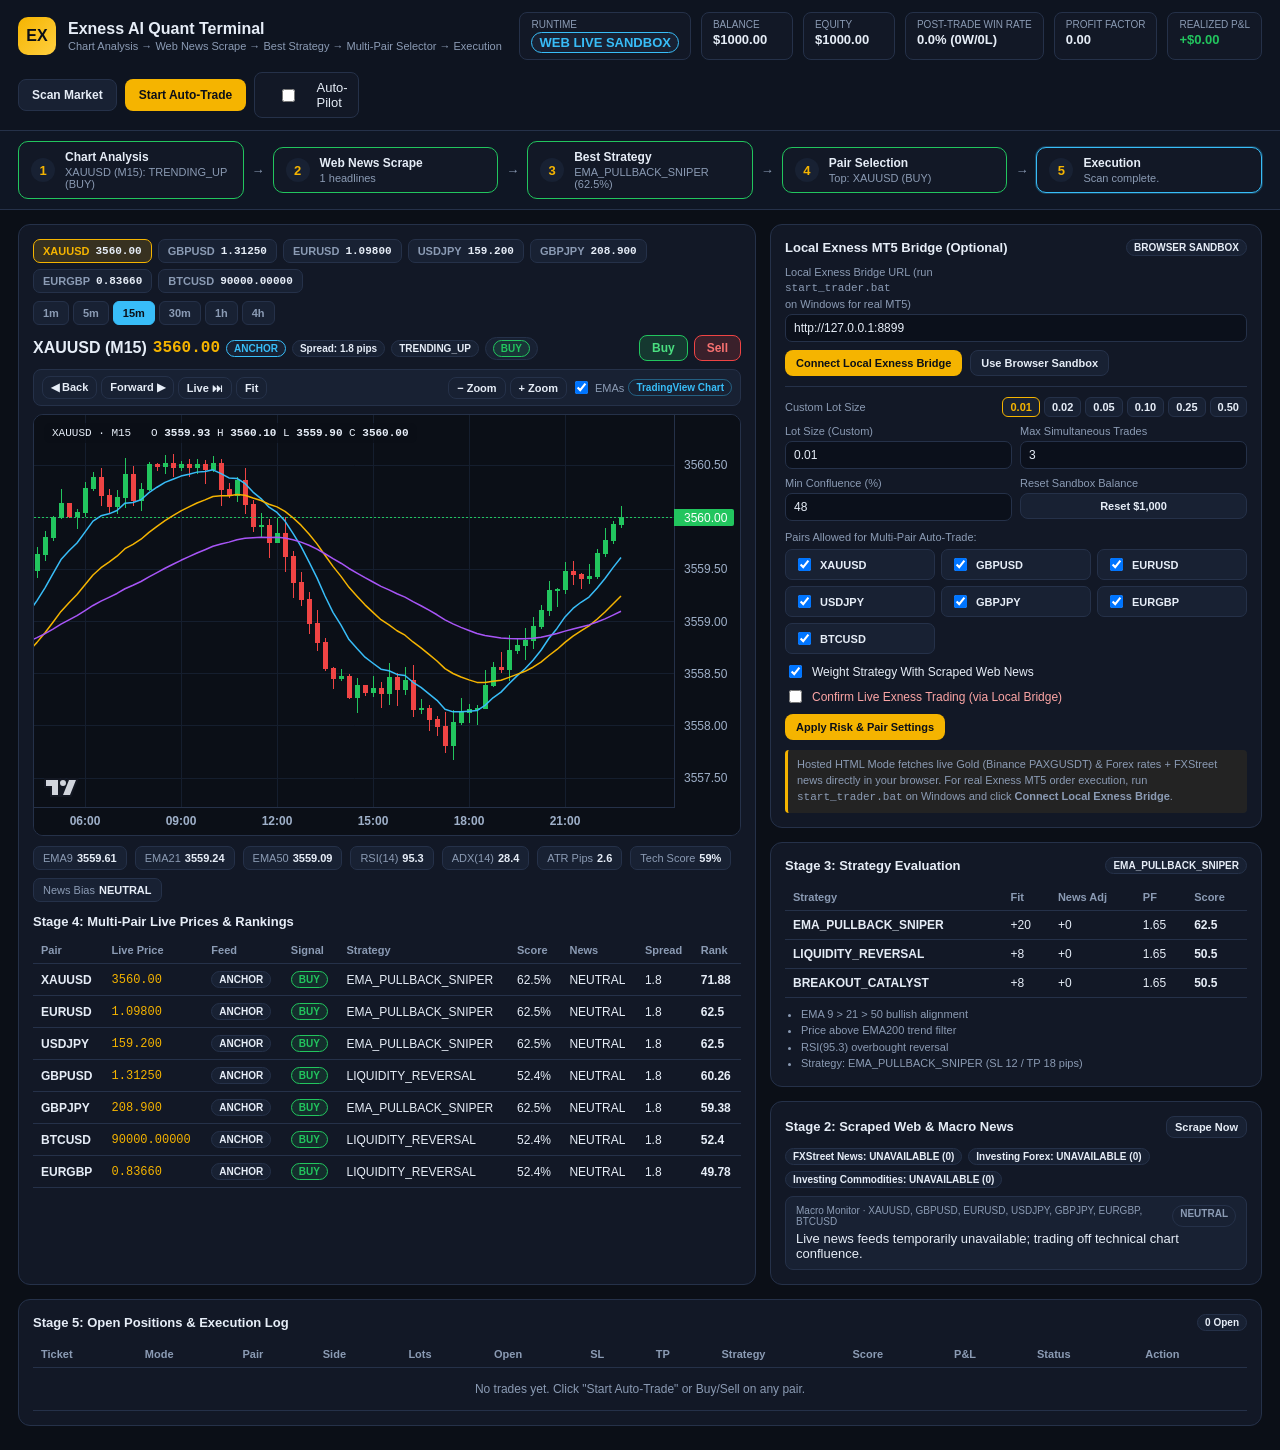
<file: index.html>
<!DOCTYPE html>
<html lang="en">
<head>
  <meta charset="UTF-8" />
  <meta name="viewport" content="width=device-width, initial-scale=1.0" />
  <title>Exness AI Quant Terminal — Gold & Forex Automated Trading</title>
  <link rel="stylesheet" href="frontend/styles.css" />
  <script src="frontend/vendor/lightweight-charts.js"></script>
</head>
<body>
  <header class="topbar">
    <div class="brand">
      <div class="brand-logo">EX</div>
      <div>
        <h1>Exness AI Quant Terminal</h1>
        <p class="subtitle">Chart Analysis → Web News Scrape → Best Strategy → Multi-Pair Selector → Execution</p>
      </div>
    </div>

    <div class="account-strip">
      <div class="stat-pill">
        <span class="label">Runtime</span>
        <strong id="hdr-mode" class="badge badge-paper">WEB LIVE</strong>
      </div>
      <div class="stat-pill">
        <span class="label">Balance</span>
        <strong id="hdr-balance">$1,000.00</strong>
      </div>
      <div class="stat-pill">
        <span class="label">Equity</span>
        <strong id="hdr-equity">$1,000.00</strong>
      </div>
      <div class="stat-pill">
        <span class="label">Post-Trade Win Rate</span>
        <strong id="hdr-winrate">0.0% (0W/0L)</strong>
      </div>
      <div class="stat-pill">
        <span class="label">Profit Factor</span>
        <strong id="hdr-pf">0.00</strong>
      </div>
      <div class="stat-pill">
        <span class="label">Realized P&amp;L</span>
        <strong id="hdr-pnl">$0.00</strong>
      </div>
    </div>

    <div class="actions-strip">
      <button id="btn-scan" class="btn btn-secondary">Scan Market</button>
      <button id="btn-run-exec" class="btn btn-primary">Start Auto-Trade</button>
      <label class="switch-wrap">
        <input type="checkbox" id="toggle-autopilot" />
        <span class="switch-label">Auto-Pilot</span>
      </label>
    </div>
  </header>

  <section class="pipeline-bar">
    <div class="stage-card" id="stage-1">
      <div class="stage-num">1</div>
      <div>
        <div class="stage-title">Chart Analysis</div>
        <div class="stage-meta" id="stage-1-meta">EMA · RSI · MACD · ADX</div>
      </div>
    </div>
    <div class="stage-arrow">→</div>
    <div class="stage-card" id="stage-2">
      <div class="stage-num">2</div>
      <div>
        <div class="stage-title">Web News Scrape</div>
        <div class="stage-meta" id="stage-2-meta">FXStreet · Macro Feeds</div>
      </div>
    </div>
    <div class="stage-arrow">→</div>
    <div class="stage-card" id="stage-3">
      <div class="stage-num">3</div>
      <div>
        <div class="stage-title">Best Strategy</div>
        <div class="stage-meta" id="stage-3-meta">Chart + News Confluence</div>
      </div>
    </div>
    <div class="stage-arrow">→</div>
    <div class="stage-card" id="stage-4">
      <div class="stage-num">4</div>
      <div>
        <div class="stage-title">Pair Selection</div>
        <div class="stage-meta" id="stage-4-meta">XAUUSD · GBPUSD · FX</div>
      </div>
    </div>
    <div class="stage-arrow">→</div>
    <div class="stage-card" id="stage-5">
      <div class="stage-num">5</div>
      <div>
        <div class="stage-title">Execution</div>
        <div class="stage-meta" id="stage-5-meta">Awaiting signal</div>
      </div>
    </div>
  </section>

  <div id="status-banner" class="status-banner hidden"></div>

  <main class="grid-layout">
    <section class="panel chart-panel">
      <div class="panel-header">
        <div class="pair-tabs" id="pair-tabs"></div>
        <div class="tf-controls">
          <button class="tf-btn" data-tf="M1">1m</button>
          <button class="tf-btn" data-tf="M5">5m</button>
          <button class="tf-btn active" data-tf="M15">15m</button>
          <button class="tf-btn" data-tf="M30">30m</button>
          <button class="tf-btn" data-tf="H1">1h</button>
          <button class="tf-btn" data-tf="H4">4h</button>
        </div>
      </div>

      <div class="chart-meta-row">
        <div class="chart-info-line">
          <span id="chart-symbol" class="chart-symbol">XAUUSD</span>
          <span id="chart-price" class="chart-price">--</span>
          <span id="chart-feed-src" class="chip badge-paper">LIVE</span>
          <span id="chart-spread" class="chip">Spread: --</span>
          <span id="chart-regime" class="chip">--</span>
          <span id="chart-bias" class="chip">--</span>
        </div>
        <div class="manual-exec">
          <button id="btn-manual-buy" class="btn btn-buy">Buy</button>
          <button id="btn-manual-sell" class="btn btn-sell">Sell</button>
        </div>
      </div>

      <div class="chart-nav-bar">
        <div class="nav-group">
          <button id="btn-pan-back" class="btn btn-secondary btn-xs">◀ Back</button>
          <button id="btn-pan-fwd" class="btn btn-secondary btn-xs">Forward ▶</button>
          <button id="btn-pan-live" class="btn btn-secondary btn-xs">Live ⏭</button>
          <button id="btn-fit-all" class="btn btn-secondary btn-xs">Fit</button>
        </div>
        <div class="nav-group">
          <button id="btn-zoom-out" class="btn btn-secondary btn-xs">− Zoom</button>
          <button id="btn-zoom-in" class="btn btn-secondary btn-xs">+ Zoom</button>
          <label class="chk-inline"><input type="checkbox" id="chk-emas" checked /> EMAs</label>
          <span class="tv-badge">TradingView Chart</span>
        </div>
      </div>

      <div class="tv-wrap">
        <div id="tv-legend" class="tv-legend"></div>
        <div id="tv-chart" style="width:100%;height:420px;"></div>
      </div>

      <div class="indicators-strip" id="indicators-strip"></div>

      <div class="subpanel">
        <h3>Stage 4: Multi-Pair Live Prices &amp; Rankings</h3>
        <div class="table-scroll">
          <table class="data-table">
            <thead>
              <tr>
                <th>Pair</th>
                <th>Live Price</th>
                <th>Feed</th>
                <th>Signal</th>
                <th>Strategy</th>
                <th>Score</th>
                <th>News</th>
                <th>Spread</th>
                <th>Rank</th>
              </tr>
            </thead>
            <tbody id="rankings-body"></tbody>
          </table>
        </div>
      </div>
    </section>

    <aside class="right-col">
      <section class="panel">
        <div class="panel-header">
          <h3>Local Exness MT5 Bridge (Optional)</h3>
          <span id="mt5-status-chip" class="chip">BROWSER SANDBOX</span>
        </div>

        <div class="form-grid">
          <label style="grid-column: 1 / -1;">
            Local Exness Bridge URL (run <code>start_trader.bat</code> on Windows for real MT5)
            <input type="text" id="bridge-url" value="http://127.0.0.1:8899" />
          </label>
        </div>
        <div class="btn-row" style="margin-bottom:8px;">
          <button id="btn-connect-bridge" class="btn btn-primary btn-sm">Connect Local Exness Bridge</button>
          <button id="btn-disconnect-bridge" class="btn btn-secondary btn-sm">Use Browser Sandbox</button>
        </div>

        <div id="mt5-creds-box" style="display:none;">
          <div class="server-filter-row">
            <span class="label-inline">Server Type:</span>
            <button class="srv-filter-btn active" data-srv-type="ALL">All Exness</button>
            <button class="srv-filter-btn" data-srv-type="TRIAL">Demo (Trial)</button>
            <button class="srv-filter-btn" data-srv-type="REAL">Live (Real)</button>
          </div>
          <div class="form-grid">
            <label>MT5 Login ID<input type="text" id="mt5-login" placeholder="e.g. 477851031" /></label>
            <label>Exness Server<select id="mt5-server-select"></select></label>
            <label>MT5 Password<input type="password" id="mt5-password" placeholder="Exness MT5 password" /></label>
            <label>Custom Server<input type="text" id="mt5-server-custom" placeholder="Optional override" /></label>
          </div>
          <div class="btn-row" style="margin-bottom:8px;">
            <button id="btn-connect-mt5" class="btn btn-primary btn-sm">Sign In Exness MT5</button>
          </div>
        </div>

        <hr class="sep" />

        <div class="lot-section">
          <div class="lot-header">
            <span class="label-inline">Custom Lot Size</span>
            <div class="lot-presets">
              <button type="button" class="lot-chip" data-lot="0.01">0.01</button>
              <button type="button" class="lot-chip" data-lot="0.02">0.02</button>
              <button type="button" class="lot-chip" data-lot="0.05">0.05</button>
              <button type="button" class="lot-chip" data-lot="0.10">0.10</button>
              <button type="button" class="lot-chip" data-lot="0.25">0.25</button>
              <button type="button" class="lot-chip" data-lot="0.50">0.50</button>
            </div>
          </div>
        </div>

        <div class="form-grid">
          <label>
            Lot Size (Custom)
            <input type="number" id="cfg-lot" step="0.01" min="0.01" max="10" value="0.01" />
          </label>
          <label>
            Max Simultaneous Trades
            <input type="number" id="cfg-maxtrades" step="1" min="1" max="10" value="3" />
          </label>
          <label>
            Min Confluence (%)
            <input type="number" id="cfg-confluence" step="1" min="20" max="95" value="48" />
          </label>
          <label>
            Reset Sandbox Balance
            <button id="btn-reset-paper" type="button" class="btn btn-secondary btn-sm">Reset $1,000</button>
          </label>
        </div>

        <div class="pairs-picker-wrap">
          <span class="label-inline">Pairs Allowed for Multi-Pair Auto-Trade:</span>
          <div id="enabled-pairs-grid" class="enabled-pairs-grid"></div>
        </div>

        <div class="checkbox-row">
          <label class="chk"><input type="checkbox" id="cfg-news-filter" checked /> Weight Strategy With Scraped Web News</label>
          <label class="chk danger-chk"><input type="checkbox" id="cfg-live-confirm" /> Confirm Live Exness Trading (via Local Bridge)</label>
        </div>

        <div class="btn-row" style="margin-top:8px;">
          <button id="btn-save-settings" class="btn btn-primary btn-sm">Apply Risk &amp; Pair Settings</button>
        </div>

        <p class="risk-note">
          Hosted HTML Mode fetches live Gold (Binance PAXGUSDT) &amp; Forex rates + FXStreet news directly in your browser. For real Exness MT5 order execution, run <code>start_trader.bat</code> on Windows and click <b>Connect Local Exness Bridge</b>.
        </p>
      </section>

      <section class="panel">
        <div class="panel-header">
          <h3>Stage 3: Strategy Evaluation</h3>
          <span id="selected-strat-chip" class="chip">--</span>
        </div>
        <div class="table-scroll">
          <table class="data-table">
            <thead>
              <tr>
                <th>Strategy</th>
                <th>Fit</th>
                <th>News Adj</th>
                <th>PF</th>
                <th>Score</th>
              </tr>
            </thead>
            <tbody id="strategy-body"></tbody>
          </table>
        </div>
        <ul id="signal-reasons" class="reasons-list"></ul>
      </section>

      <section class="panel">
        <div class="panel-header">
          <h3>Stage 2: Scraped Web &amp; Macro News</h3>
          <button id="btn-refresh-news" class="btn btn-secondary btn-xs">Scrape Now</button>
        </div>
        <div id="news-sources" class="news-sources"></div>
        <div id="news-list" class="news-list"></div>
      </section>
    </aside>

    <section class="panel full-span">
      <div class="panel-header">
        <h3>Stage 5: Open Positions &amp; Execution Log</h3>
        <span id="open-count-chip" class="chip">0 Open</span>
      </div>
      <div class="table-scroll">
        <table class="data-table">
          <thead>
            <tr>
              <th>Ticket</th>
              <th>Mode</th>
              <th>Pair</th>
              <th>Side</th>
              <th>Lots</th>
              <th>Open</th>
              <th>SL</th>
              <th>TP</th>
              <th>Strategy</th>
              <th>Score</th>
              <th>P&amp;L</th>
              <th>Status</th>
              <th>Action</th>
            </tr>
          </thead>
          <tbody id="trades-body"></tbody>
        </table>
      </div>
    </section>
  </main>

  <script src="web_engine.js"></script>
</body>
</html>
</file>
<file: frontend/styles.css>
:root {
  --bg: #0b0f17;
  --panel: #121826;
  --panel-2: #182133;
  --border: #253149;
  --text: #e6edf7;
  --muted: #8b9bb4;
  --accent: #f5b400;
  --cyan: #38bdf8;
  --green: #22c55e;
  --red: #ef4444;
  --purple: #a855f7;
}

* { box-sizing: border-box; }
body {
  margin: 0;
  font-family: -apple-system, BlinkMacSystemFont, "Segoe UI", Roboto, Inter, sans-serif;
  background: var(--bg);
  color: var(--text);
  font-size: 13px;
}

.topbar {
  display: flex; flex-wrap: wrap; align-items: center; justify-content: space-between;
  gap: 12px; padding: 12px 18px; background: #0e1420; border-bottom: 1px solid var(--border);
}

.brand { display: flex; align-items: center; gap: 12px; }
.brand-logo {
  width: 38px; height: 38px; border-radius: 10px;
  background: linear-gradient(135deg, #f5b400, #ffcf40);
  color: #0b0f17; font-weight: 800; font-size: 16px;
  display: flex; align-items: center; justify-content: center;
}
.brand h1 { margin: 0; font-size: 16px; font-weight: 700; }
.subtitle { margin: 2px 0 0; color: var(--muted); font-size: 11px; }

.account-strip { display: flex; flex-wrap: wrap; gap: 10px; }
.stat-pill {
  background: var(--panel); border: 1px solid var(--border);
  border-radius: 8px; padding: 6px 11px; display: flex; flex-direction: column; min-width: 92px;
}
.stat-pill .label { font-size: 10px; color: var(--muted); text-transform: uppercase; }
.stat-pill strong { font-size: 13px; margin-top: 2px; }

.actions-strip { display: flex; align-items: center; gap: 8px; }
.btn {
  border: 1px solid transparent; border-radius: 8px;
  padding: 8px 13px; font-weight: 600; font-size: 12px;
  cursor: pointer; transition: 0.15s ease;
}
.btn-primary { background: var(--accent); color: #0b0f17; }
.btn-primary:hover { filter: brightness(1.08); }
.btn-secondary { background: var(--panel-2); color: var(--text); border-color: var(--border); }
.btn-secondary:hover { border-color: var(--cyan); }
.btn-buy { background: rgba(34, 197, 94, 0.18); color: #4ade80; border-color: #22c55e; padding: 5px 12px; }
.btn-sell { background: rgba(239, 68, 68, 0.18); color: #f87171; border-color: #ef4444; padding: 5px 12px; }
.btn-sm { padding: 6px 10px; font-size: 11px; }
.btn-xs { padding: 4px 8px; font-size: 11px; }

.switch-wrap {
  display: flex; align-items: center; gap: 6px;
  background: var(--panel); border: 1px solid var(--border);
  padding: 7px 10px; border-radius: 8px; cursor: pointer;
}

.pipeline-bar {
  display: flex; align-items: center; gap: 8px; overflow-x: auto;
  padding: 10px 18px; background: #0f1624; border-bottom: 1px solid var(--border);
}
.stage-card {
  display: flex; align-items: center; gap: 10px;
  background: var(--panel); border: 1px solid var(--border);
  border-radius: 10px; padding: 8px 12px; min-width: 185px; flex: 1;
}
.stage-card.active { border-color: var(--cyan); box-shadow: 0 0 0 1px rgba(56, 189, 248, 0.25); }
.stage-card.ok { border-color: var(--green); }
.stage-num {
  width: 24px; height: 24px; border-radius: 50%;
  background: var(--panel-2); color: var(--accent); font-weight: 700;
  display: flex; align-items: center; justify-content: center; flex-shrink: 0;
}
.stage-title { font-weight: 600; font-size: 12px; }
.stage-meta { color: var(--muted); font-size: 11px; margin-top: 2px; }
.stage-arrow { color: var(--muted); font-weight: 700; }

.status-banner {
  margin: 10px 18px 0; padding: 9px 14px; border-radius: 8px;
  background: rgba(56, 189, 248, 0.12); border: 1px solid rgba(56, 189, 248, 0.4);
  font-size: 12px;
}
.status-banner.hidden { display: none; }
.status-banner.error { background: rgba(239, 68, 68, 0.14); border-color: var(--red); }
.status-banner.success { background: rgba(34, 197, 94, 0.14); border-color: var(--green); }

.grid-layout {
  display: grid; grid-template-columns: 1.5fr 1fr; gap: 14px; padding: 14px 18px 24px;
}
.right-col { display: flex; flex-direction: column; gap: 14px; }
.full-span { grid-column: 1 / -1; }

.panel {
  background: var(--panel); border: 1px solid var(--border); border-radius: 12px; padding: 14px;
}
.panel-header {
  display: flex; align-items: center; justify-content: space-between;
  gap: 8px; margin-bottom: 10px; flex-wrap: wrap;
}
.panel h3 { margin: 0; font-size: 13px; font-weight: 700; }

.pair-tabs { display: flex; flex-wrap: wrap; gap: 6px; }
.pair-tab {
  background: var(--panel-2); color: var(--muted);
  border: 1px solid var(--border); border-radius: 7px;
  padding: 5px 9px; cursor: pointer; font-weight: 600; font-size: 11px;
  display: flex; align-items: center; gap: 6px;
}
.pair-tab .tab-px { color: var(--text); font-family: monospace; font-size: 11px; }
.pair-tab.active { background: rgba(245, 180, 0, 0.16); color: var(--accent); border-color: var(--accent); }

.tf-controls { display: flex; gap: 4px; flex-wrap: wrap; }
.tf-btn {
  background: var(--panel-2); color: var(--muted);
  border: 1px solid var(--border); border-radius: 6px;
  padding: 5px 9px; cursor: pointer; font-size: 11px; font-weight: 700;
}
.tf-btn.active { background: var(--cyan); color: #0b0f17; border-color: var(--cyan); }

.chart-meta-row {
  display: flex; align-items: center; justify-content: space-between;
  flex-wrap: wrap; gap: 8px; margin-bottom: 8px;
}
.chart-info-line { display: flex; align-items: center; flex-wrap: wrap; gap: 6px; }
.chart-symbol { font-size: 16px; font-weight: 800; }
.chart-price { font-size: 16px; font-weight: 700; color: var(--accent); font-family: monospace; }
.manual-exec { display: flex; gap: 6px; }

.chart-nav-bar {
  display: flex; align-items: center; justify-content: space-between; gap: 8px;
  flex-wrap: wrap; background: var(--panel-2); border: 1px solid var(--border);
  border-radius: 8px; padding: 6px 8px; margin-bottom: 8px;
}
.nav-group { display: flex; align-items: center; gap: 4px; flex-wrap: wrap; }
#chart-scrub { flex: 1; min-width: 110px; accent-color: var(--cyan); cursor: pointer; }
.hover-readout { font-size: 11px; color: var(--muted); font-family: monospace; margin-left: 6px; }

.tv-wrap {
  position: relative;
  background: #0b0f17;
  border: 1px solid var(--border);
  border-radius: 10px;
  overflow: hidden;
}
.tv-legend {
  position: absolute;
  top: 8px;
  left: 10px;
  z-index: 10;
  pointer-events: none;
  font-family: monospace;
  font-size: 11px;
  color: var(--text);
  background: rgba(11, 15, 23, 0.72);
  padding: 4px 8px;
  border-radius: 6px;
}
.tv-badge {
  font-size: 10px;
  font-weight: 700;
  color: var(--cyan);
  border: 1px solid rgba(56, 189, 248, 0.4);
  padding: 2px 7px;
  border-radius: 999px;
}
.chk-inline { display: flex; align-items: center; gap: 4px; font-size: 11px; color: var(--muted); cursor: pointer; }
.chk-inline input { width: auto; }

.lot-section { margin-bottom: 8px; }
.lot-header { display: flex; align-items: center; justify-content: space-between; gap: 6px; flex-wrap: wrap; }
.lot-presets { display: flex; gap: 4px; flex-wrap: wrap; }
.lot-chip {
  background: var(--panel-2); color: var(--text); border: 1px solid var(--border);
  border-radius: 6px; padding: 3px 7px; font-size: 11px; font-weight: 600; cursor: pointer;
}
.lot-chip.active, .lot-chip:hover { border-color: var(--accent); color: var(--accent); }

.pairs-picker-wrap { margin: 8px 0; }
.enabled-pairs-grid {
  display: grid; grid-template-columns: repeat(3, 1fr); gap: 6px; margin-top: 5px;
}
.pair-check {
  display: flex; align-items: center; gap: 6px;
  background: var(--panel-2); border: 1px solid var(--border);
  border-radius: 7px; padding: 5px 8px; font-size: 11px; font-weight: 600; cursor: pointer;
}
.pair-check input { width: auto; }

.indicators-strip { display: flex; flex-wrap: wrap; gap: 8px; margin: 10px 0; }
.ind-box {
  background: var(--panel-2); border: 1px solid var(--border);
  border-radius: 7px; padding: 5px 9px; font-size: 11px;
}
.ind-box span { color: var(--muted); margin-right: 4px; }

.subpanel { margin-top: 12px; }
.subpanel h3 { margin-bottom: 8px; }

.table-scroll { overflow-x: auto; }
.data-table { width: 100%; border-collapse: collapse; font-size: 12px; }
.data-table th, .data-table td {
  text-align: left; padding: 7px 8px; border-bottom: 1px solid var(--border); white-space: nowrap;
}
.data-table th { color: var(--muted); font-size: 11px; font-weight: 600; }
.data-table tr:hover { background: rgba(255, 255, 255, 0.02); }

.chip, .badge {
  display: inline-block; padding: 2px 7px; border-radius: 999px;
  font-size: 10px; font-weight: 700; background: var(--panel-2); border: 1px solid var(--border);
}
.badge-paper { color: var(--cyan); border-color: var(--cyan); }
.badge-live { color: var(--red); border-color: var(--red); }
.badge-buy { color: var(--green); border-color: var(--green); background: rgba(34, 197, 94, 0.12); }
.badge-sell { color: var(--red); border-color: var(--red); background: rgba(239, 68, 68, 0.12); }
.badge-hold { color: var(--muted); }

.detected-profiles { display: flex; flex-wrap: wrap; gap: 6px; margin-bottom: 8px; }
.profile-pill {
  background: rgba(56, 189, 248, 0.12); color: var(--cyan);
  border: 1px solid rgba(56, 189, 248, 0.35); border-radius: 7px;
  padding: 4px 8px; font-size: 11px; cursor: pointer;
}
.profile-pill:hover { background: rgba(56, 189, 248, 0.22); }

.server-filter-row { display: flex; align-items: center; gap: 6px; margin-bottom: 8px; flex-wrap: wrap; }
.label-inline { font-size: 11px; color: var(--muted); }
.srv-filter-btn {
  background: var(--panel-2); color: var(--muted); border: 1px solid var(--border);
  border-radius: 6px; padding: 3px 8px; font-size: 11px; cursor: pointer;
}
.srv-filter-btn.active { background: var(--accent); color: #0b0f17; border-color: var(--accent); font-weight: 700; }

.sep { border: 0; border-top: 1px solid var(--border); margin: 10px 0; }

.form-grid { display: grid; grid-template-columns: 1fr 1fr; gap: 8px; margin-bottom: 8px; }
.form-grid label { display: flex; flex-direction: column; gap: 4px; font-size: 11px; color: var(--muted); }
input, select {
  background: #0b101b; color: var(--text); border: 1px solid var(--border);
  border-radius: 7px; padding: 6px 8px; font-size: 12px; width: 100%;
}
.checkbox-row { display: flex; flex-direction: column; gap: 6px; margin: 8px 0; }
.chk { display: flex; align-items: center; gap: 7px; font-size: 12px; cursor: pointer; }
.chk input { width: auto; }
.danger-chk { color: #fca5a5; }
.btn-row { display: flex; gap: 8px; flex-wrap: wrap; }

.risk-note {
  margin: 10px 0 0; font-size: 11px; color: var(--muted); line-height: 1.45;
  background: rgba(245, 180, 0, 0.07); border-left: 3px solid var(--accent); padding: 7px 9px; border-radius: 4px;
}

.reasons-list {
  margin: 8px 0 0; padding-left: 16px; color: var(--muted); font-size: 11px; line-height: 1.5;
}
.news-sources { display: flex; flex-wrap: wrap; gap: 6px; margin-bottom: 8px; }
.news-list { display: flex; flex-direction: column; gap: 8px; max-height: 290px; overflow-y: auto; }
.news-item {
  background: var(--panel-2); border: 1px solid var(--border);
  border-radius: 8px; padding: 8px 10px;
}
.news-item-top { display: flex; justify-content: space-between; gap: 6px; font-size: 10px; color: var(--muted); margin-bottom: 4px; }
.news-item a { color: var(--text); text-decoration: none; font-weight: 600; font-size: 12px; }
.news-item a:hover { color: var(--cyan); text-decoration: underline; }
.pos { color: var(--green); font-weight: 700; }
.neg { color: var(--red); font-weight: 700; }

@media (max-width: 1080px) {
  .grid-layout { grid-template-columns: 1fr; }
}
</file>
